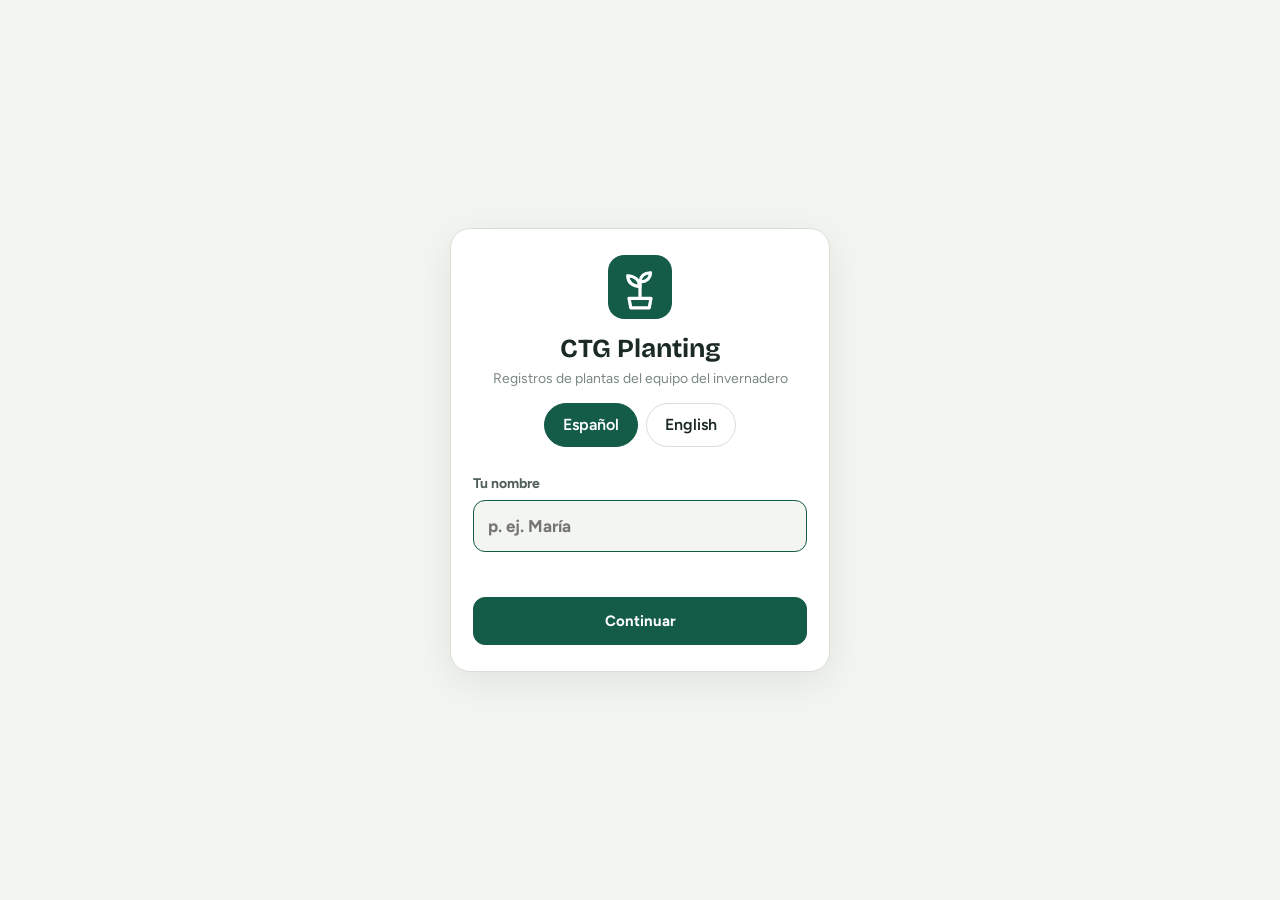
<file: index.html>
<!doctype html>
<html lang="es">
<head>
<meta charset="utf-8">
<meta name="viewport" content="width=device-width, initial-scale=1, viewport-fit=cover">
<meta name="theme-color" content="#145c47">
<meta name="color-scheme" content="light dark">
<title>CTG Planting</title>
<link rel="manifest" href="manifest.webmanifest">
<link rel="icon" href="icon.svg" type="image/svg+xml">
<link rel="apple-touch-icon" href="apple-touch-icon.png">
<link rel="stylesheet" href="app.css">
</head>
<body>
<div id="app" class="app" hidden>
  <header class="top">
    <div class="brand"><span class="logo" aria-hidden="true"></span><div class="bt"><h1>CTG Planting</h1><div class="whoami" id="whoami" aria-live="polite"></div></div></div>
    <div class="top-r">
      <button id="pill" class="pill" type="button" aria-live="polite"><span class="dot"></span><span id="pillText">Saved</span></button>
      <button id="syncBtn" class="icon-btn" type="button" aria-label="Refresh" data-ta="Refresh"><svg viewBox="0 0 24 24" width="22" height="22" fill="none" stroke="currentColor" stroke-width="2" stroke-linecap="round" stroke-linejoin="round"><path d="M21 12a9 9 0 1 1-2.64-6.36"/><path d="M21 3v6h-6"/></svg></button>
      <button id="userBtn" class="icon-btn user" type="button" aria-label="User menu" data-ta="User menu"><span id="userInit">?</span></button>
    </div>
  </header>
  <div class="dupbar" id="dupbar" role="alert" hidden></div>
  <div class="main" id="main">
    <section class="listpane" id="listpane">
      <div class="searchbar" id="searchbar">
        <svg viewBox="0 0 24 24" width="20" height="20" fill="none" stroke="currentColor" stroke-width="2" stroke-linecap="round"><circle cx="11" cy="11" r="7"/><path d="M20 20l-3.5-3.5"/></svg>
        <input id="search" type="search" inputmode="search" autocomplete="off" placeholder="Search" data-tp="Search" aria-label="Search" data-ta="Search">
        <button id="clearSearch" class="icon-btn sm" type="button" aria-label="Clear" data-ta="Clear" hidden>✕</button>
      </div>
      <div class="chips" id="chips" hidden></div>
      <div class="viewhead" id="viewhead"></div>
      <div class="vbar" id="vbar" hidden></div>
      <div class="list" id="list" role="list"></div>
    </section>
    <section class="detailpane" id="detailpane" aria-live="polite"></section>
  </div>
  <nav class="tabs" id="tabs" role="tablist" aria-label="Views" data-ta="Views"></nav>
</div>

<div id="overlay" class="overlay" hidden></div>
<div id="menu" class="menu" hidden></div>

<div id="login" class="login" hidden>
  <form class="card" id="loginForm" autocomplete="off">
    <div class="logo big" aria-hidden="true"></div>
    <h2>CTG Planting</h2>
    <p class="sub" id="loginSub" data-t="Plant records for the greenhouse team">Plant records for the greenhouse team</p>
    <div class="langsw" role="group" aria-label="Language" data-ta="Language"><button type="button" data-lang="es" aria-pressed="true">Español</button><button type="button" data-lang="en" aria-pressed="false">English</button></div>
    <label id="nameStep" hidden><span data-t="Who is working?">Who is working?</span><select id="nameSel"></select></label>
    <label id="nameRow"><span data-t="Your name">Your name</span><input id="loginName" required maxlength="40" autocomplete="name" placeholder="e.g. Maria" data-tp="e.g. Maria"></label>
    <label id="tabRow" hidden><span data-t="Google account of this tablet">Google account of this tablet</span><select id="loginTab"></select></label>
    <label id="codeRow" hidden><span data-t="Access code">Access code</span><input id="loginCode" type="password" autocomplete="off" inputmode="text"></label>
    <p id="loginErr" class="err" role="alert"></p>
    <div id="gbox" hidden><div id="gbtn"></div></div>
    <button class="btn primary" type="submit" id="loginGo" data-t="Continue">Continue</button>
  </form>
</div>
<noscript>This app needs JavaScript.</noscript>
<script type="module" src="main.js"></script>
</body>
</html>
</file>
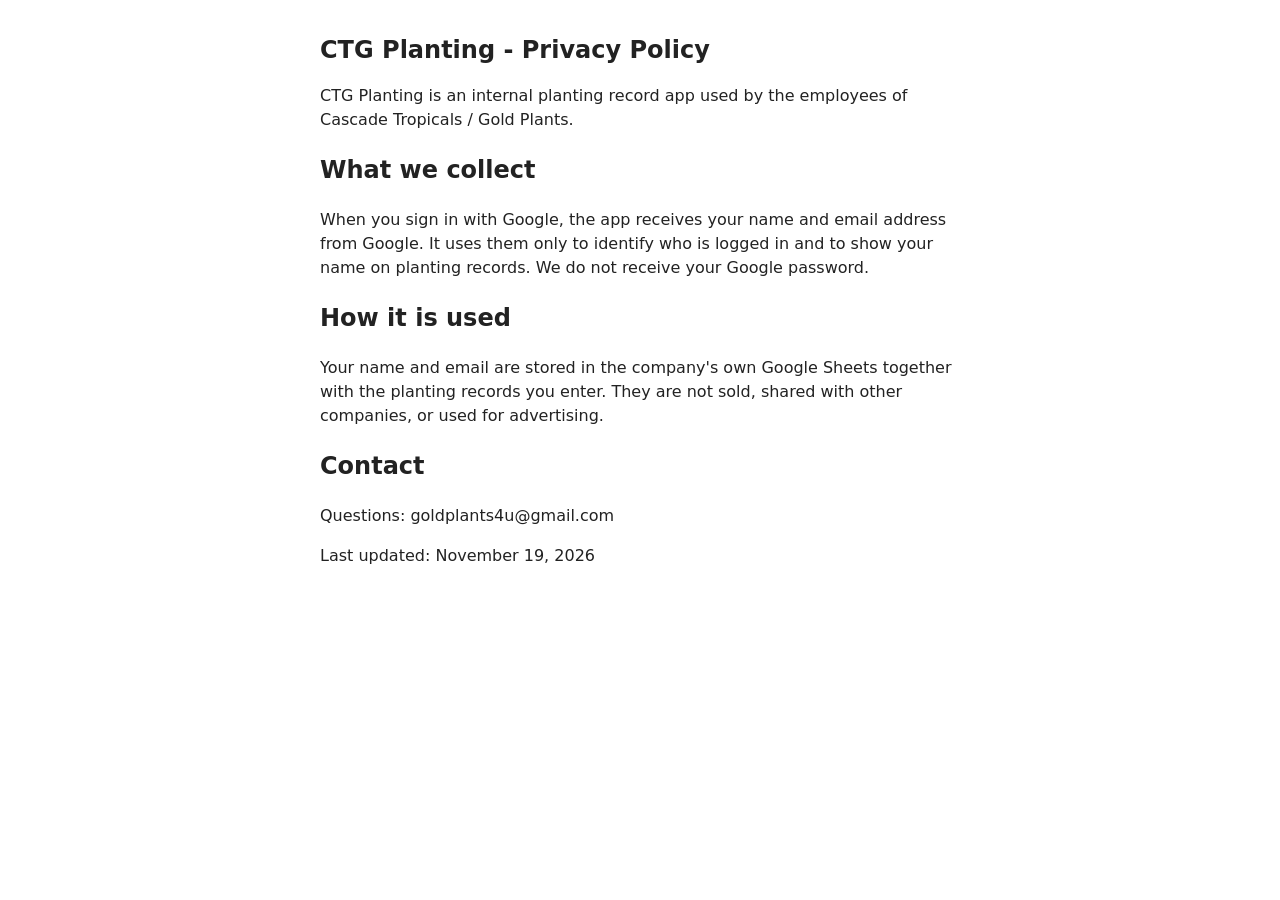
<file: privacy.html>
<!doctype html>
<html lang="en"><head><meta charset="utf-8"><meta name="viewport" content="width=device-width,initial-scale=1">
<title>CTG Planting - Privacy Policy</title>
<style>body{font:16px/1.5 system-ui,sans-serif;max-width:640px;margin:32px auto;padding:0 16px;color:#222}h1{font-size:24px}</style></head>
<body>
<h1>CTG Planting - Privacy Policy</h1>
<p>CTG Planting is an internal planting record app used by the employees of Cascade Tropicals / Gold Plants.</p>
<h2>What we collect</h2>
<p>When you sign in with Google, the app receives your name and email address from Google. It uses them only to identify who is logged in and to show your name on planting records. We do not receive your Google password.</p>
<h2>How it is used</h2>
<p>Your name and email are stored in the company's own Google Sheets together with the planting records you enter. They are not sold, shared with other companies, or used for advertising.</p>
<h2>Contact</h2>
<p>Questions: goldplants4u@gmail.com</p>
<p>Last updated: November 19, 2026</p>
</body></html>
</file>
<file: app.css>
@font-face{font-family:'Figtree';src:url(figtree-latin-wght-normal.woff2) format('woff2');font-weight:300 900;font-display:swap}
@font-face{font-family:'Bricolage Grotesque';src:url(bricolage-grotesque-latin-wght-normal.woff2) format('woff2');font-weight:200 800;font-display:swap}
:root{
  color-scheme:light dark;
  --paper:#f3f5f1;--surface:#ffffff;--ink:#1b2a23;--ink-2:#4f5f57;--ink-3:#7a8880;
  --line:#d9e0d8;--line-2:#e8ece6;
  --spruce:#145c47;--spruce-press:#0d4636;--on-spruce:#ffffff;--spruce-tint:#e1efe8;
  --green:#177048;--green-tint:#dcf0e4;--red:#c2372a;--red-tint:#fbe5e1;
  --blue:#2159bd;--blue-tint:#e2ecfb;--pink:#ac2f78;--pink-tint:#f7e3ef;--amber:#a86a0c;--amber-tint:#fbefd6;
  --font:'Figtree',system-ui,sans-serif;--display:'Bricolage Grotesque',var(--font);
  --nav-h:64px;--top-h:60px;--tab-h:48px;
}
@media (prefers-color-scheme:dark){:root{
  --paper:#101713;--surface:#18211c;--ink:#eaf1ec;--ink-2:#b4c2b9;--ink-3:#8a9a90;
  --line:#2b3831;--line-2:#222d27;
  --spruce:#4fb58f;--spruce-press:#3a9677;--on-spruce:#06130d;--spruce-tint:#1c3329;
  --green:#5ccf93;--green-tint:#18352a;--red:#ff7b6b;--red-tint:#3a1d19;
  --blue:#7aa7ff;--blue-tint:#1b2a47;--pink:#ff8ac3;--pink-tint:#3a1c2d;--amber:#e8b24a;--amber-tint:#3a2d12;
}}
*{box-sizing:border-box;-webkit-tap-highlight-color:transparent}
html,body{height:100%;margin:0}
body{background:var(--paper);color:var(--ink);font:400 16px/1.35 var(--font);-webkit-font-smoothing:antialiased;overscroll-behavior:none}
button,input,select,textarea{font:inherit;color:inherit}
button{cursor:pointer}
:focus-visible{outline:3px solid var(--spruce);outline-offset:2px;border-radius:6px}
[hidden]{display:none!important}
.app{display:grid;grid-template-rows:var(--top-h) minmax(0,1fr) auto;height:100dvh;max-width:1500px;margin:0 auto;background:var(--paper)}
.top{display:flex;align-items:center;justify-content:space-between;padding:0 14px;padding-top:env(safe-area-inset-top);background:var(--spruce);color:var(--on-spruce)}
.brand{display:flex;align-items:center;gap:10px}
.brand h1{font:700 20px/1 var(--display);margin:0;letter-spacing:.2px}
.logo{width:28px;height:28px;border-radius:8px;background:#fff url(icon.svg) center/cover}
.logo.big{width:64px;height:64px;border-radius:16px}
.top-r{display:flex;align-items:center;gap:6px}
.icon-btn{min-width:44px;min-height:44px;border:0;border-radius:999px;background:transparent;color:inherit;display:inline-grid;place-items:center}
.icon-btn:active{background:rgba(255,255,255,.18)}
.icon-btn.sm{min-width:36px;min-height:36px;color:var(--ink-2)}
.icon-btn.spin svg{animation:spin 0.9s linear infinite}
@keyframes spin{to{transform:rotate(360deg)}}
.icon-btn.user{background:rgba(255,255,255,.2);font-weight:700;min-width:40px;min-height:40px}
.pill{display:inline-flex;align-items:center;gap:8px;min-height:36px;padding:0 12px;border-radius:999px;border:1px solid rgba(255,255,255,.35);background:rgba(255,255,255,.12);color:inherit;font-weight:600;font-size:14px}
.pill .dot{width:9px;height:9px;border-radius:50%;background:#8fe3bd}
.pill.saving .dot{background:#ffd479;animation:pulse 1s ease-in-out infinite}
.pill.offline .dot{background:#ffb4a8}
.pill.err .dot{background:#ff7b6b}
@keyframes pulse{50%{opacity:.35}}
.tabs{display:flex;background:var(--surface);border-top:1px solid var(--line);padding-bottom:env(safe-area-inset-bottom)}
.tabs::-webkit-scrollbar{display:none}
.tab{flex:1 1 0;min-width:0;display:flex;flex-direction:column;align-items:center;justify-content:center;gap:3px;padding:8px 2px 7px;min-height:var(--nav-h);border:0;background:transparent;color:var(--ink-2);font-weight:600;font-size:12px;position:relative;border-top:3px solid transparent;white-space:nowrap}
.tab svg{width:24px;height:24px;fill:none;stroke:currentColor;stroke-width:2;stroke-linecap:round;stroke-linejoin:round}
.tab .lb{max-width:100%;overflow:hidden;text-overflow:ellipsis}
.tab .n{position:absolute;top:4px;left:calc(50% + 6px)}
.tab[aria-selected=true]{color:var(--spruce);border-top-color:var(--spruce);background:var(--spruce-tint);font-weight:800}
.tab[aria-selected=true] svg{stroke-width:2.6}
.tab .n{font:700 12px/1 var(--font);padding:4px 7px;border-radius:999px;background:var(--line-2);color:var(--ink-2);min-width:22px;text-align:center}
.tab[aria-selected=true] .n{background:var(--spruce-tint);color:var(--spruce)}
.main{display:grid;grid-template-columns:minmax(0,1fr);grid-template-rows:minmax(0,1fr);min-height:0}
.listpane{display:flex;flex-direction:column;min-height:0;min-width:0;background:var(--surface)}
.detailpane{display:none;min-height:0;min-width:0;overflow:auto;background:var(--paper)}
.app.phone-detail .listpane{display:none}
.app.phone-detail .detailpane{display:block}
@media (min-width:900px){
  .main{grid-template-columns:minmax(360px,460px) minmax(0,1fr);grid-template-rows:minmax(0,1fr)}
  .detailpane{display:block;border-left:1px solid var(--line)}
  .app.phone-detail .listpane{display:flex}
}
.searchbar{display:flex;align-items:center;gap:8px;margin:10px 12px 6px;padding:0 6px 0 14px;min-height:48px;border:1.5px solid var(--line);border-radius:14px;background:var(--paper);color:var(--ink-3)}
.searchbar:focus-within{border-color:var(--spruce)}
.searchbar input{flex:1;min-width:0;border:0;background:transparent;outline:0;font-size:16px;color:var(--ink);min-height:44px}
.chips{display:flex;gap:8px;flex-wrap:wrap;padding:4px 12px 8px}
.chip{display:inline-flex;align-items:center;min-height:36px;padding:0 14px;border-radius:999px;border:1.5px solid var(--line);background:var(--surface);font-weight:600;font-size:14px;color:var(--ink-2)}
.chip[aria-pressed=true]{background:var(--spruce);border-color:var(--spruce);color:var(--on-spruce)}
.viewhead{padding:2px 14px 6px;color:var(--ink-3);font-size:13px;font-weight:600;display:flex;justify-content:space-between;gap:8px}
.list{flex:1;min-height:0;overflow:auto;overscroll-behavior:contain;padding-bottom:calc(16px + env(safe-area-inset-bottom))}
.row{display:flex;align-items:center;gap:12px;min-height:56px;padding:8px 12px 8px 14px;border-bottom:1px solid var(--line-2);content-visibility:auto;contain-intrinsic-size:auto 58px;cursor:pointer}
.row[aria-selected=true]{background:var(--spruce-tint)}
.row.done{opacity:.55}
.row .sz{flex:0 0 48px;text-align:center;font:700 14px/1 var(--display);padding:7px 4px;border-radius:9px;background:var(--line-2);color:var(--ink)}
.row .tx{flex:1;min-width:0}
.row .t1{font-weight:700;white-space:nowrap;overflow:hidden;text-overflow:ellipsis}
.row .t2{font-size:13px;color:var(--ink-2);white-space:nowrap;overflow:hidden;text-overflow:ellipsis;display:flex;gap:6px;align-items:center}
.tag{display:inline-block;font:700 11px/1 var(--font);padding:4px 7px;border-radius:6px;background:var(--line-2);color:var(--ink-2);text-transform:none}
.tag.green{background:var(--green-tint);color:var(--green)}
.tag.red{background:var(--red-tint);color:var(--red)}
.tag.blue{background:var(--blue-tint);color:var(--blue)}
.tag.amber{background:var(--amber-tint);color:var(--amber)}
.tag.pink{background:var(--pink-tint);color:var(--pink)}
.btn{display:inline-flex;align-items:center;justify-content:center;gap:8px;min-height:48px;padding:0 18px;border-radius:12px;border:1.5px solid var(--line);background:var(--surface);font-weight:700;font-size:15px;color:var(--ink)}
.btn.primary{background:var(--spruce);border-color:var(--spruce);color:var(--on-spruce)}
.btn.primary:active{background:var(--spruce-press)}
.btn.danger{color:var(--red);border-color:var(--red)}
.btn.sm{min-height:40px;padding:0 14px;font-size:14px}
.btn[disabled]{opacity:.45;cursor:not-allowed}
.row .act{flex:0 0 auto}
.empty{padding:36px 20px;text-align:center;color:var(--ink-2)}
.empty b{display:block;font:700 18px var(--display);color:var(--ink);margin-bottom:6px}
.sentinel{height:1px}
/* detail */
.dhead{position:sticky;top:0;z-index:2;display:flex;align-items:center;gap:6px;padding:10px 12px;background:var(--paper);border-bottom:1px solid var(--line)}
.dhead .ttl{flex:1;min-width:0;font:700 20px/1.15 var(--display)}
.dhead .ttl small{display:block;font:600 13px var(--font);color:var(--ink-2)}
.dhead .icon-btn{color:var(--ink);border:1px solid var(--line);background:var(--surface)}
.dbody{padding:12px 14px calc(28px + env(safe-area-inset-bottom));display:grid;gap:12px;max-width:760px}
.sect{background:var(--surface);border:1px solid var(--line);border-radius:14px;overflow:hidden}
.sect h3{margin:0;padding:10px 14px;font:700 12px/1 var(--font);letter-spacing:.8px;text-transform:uppercase;color:var(--ink-3);background:var(--line-2)}
.kv{display:flex;justify-content:space-between;gap:16px;padding:11px 14px;border-top:1px solid var(--line-2);font-size:15px}
.kv:first-of-type{border-top:0}
.kv span:first-child{color:var(--ink-2);flex:0 0 auto}
.kv span:last-child{font-weight:600;text-align:right;overflow-wrap:anywhere}
.fld{display:grid;gap:6px;padding:12px 14px;border-top:1px solid var(--line-2)}
.fld>label,.fld>.lb{font-size:13px;font-weight:700;color:var(--ink-2)}
.fld input,.fld select,.fld textarea{width:100%;min-height:48px;padding:0 12px;border-radius:12px;border:1.5px solid var(--line);background:var(--paper);outline:0;font-size:16px}
.fld textarea{padding:10px 12px;min-height:84px}
.fld input:focus,.fld select:focus,.fld textarea:focus{border-color:var(--spruce)}
.fld .req{color:var(--red)}
.fld .help{font-size:12px;color:var(--ink-3)}
.fld.bad input,.fld.bad select{border-color:var(--red)}
.actions{display:flex;flex-wrap:wrap;gap:10px;padding:12px 14px}
.tile{display:flex;align-items:center;justify-content:space-between;gap:12px;width:100%;min-height:60px;padding:0 16px;border-radius:14px;border:1.5px solid var(--line);background:var(--surface);font-weight:700;text-align:left}
.tile .sw{width:48px;height:28px;border-radius:999px;background:var(--line);position:relative;transition:background .15s}
.tile .sw::after{content:"";position:absolute;top:3px;left:3px;width:22px;height:22px;border-radius:50%;background:#fff;transition:transform .15s}
.tile[aria-checked=true]{background:var(--green-tint);border-color:var(--green);color:var(--green)}
.tile[aria-checked=true] .sw{background:var(--green)}
.tile[aria-checked=true] .sw::after{transform:translateX(20px)}
.stepper{display:flex;align-items:stretch;gap:8px}
.stepper button{flex:0 0 52px;min-height:52px;border-radius:12px;border:1.5px solid var(--line);background:var(--surface);font:700 24px var(--font)}
.stepper input{text-align:center;font:700 20px var(--display)}
/* overlay forms */
.overlay{position:fixed;inset:0;z-index:30;background:rgba(10,20,15,.5);display:flex;justify-content:center;align-items:flex-end}
.sheet{width:100%;max-width:640px;max-height:96dvh;display:flex;flex-direction:column;background:var(--paper);border-radius:20px 20px 0 0;overflow:hidden}
@media (min-width:700px){.overlay{align-items:center}.sheet{border-radius:20px;max-height:92dvh}}
.sheet header{display:flex;align-items:center;gap:8px;padding:12px 14px;background:var(--surface);border-bottom:1px solid var(--line)}
.sheet header h2{flex:1;margin:0;font:700 19px/1.15 var(--display)}
.sheet .body{overflow:auto;padding:12px 0 8px;overscroll-behavior:contain}
.sheet footer{display:flex;gap:10px;padding:12px 14px calc(12px + env(safe-area-inset-bottom));background:var(--surface);border-top:1px solid var(--line)}
.sheet footer .btn{flex:1}
.sheet .grp{margin:0 12px 12px;background:var(--surface);border:1px solid var(--line);border-radius:14px;overflow:hidden}
.sheet .grp>.fld:first-child{border-top:0}
.sheet details.grp>summary{padding:12px 14px;font-weight:700;color:var(--ink-2);cursor:pointer;min-height:48px;display:flex;align-items:center}
.ta{position:relative}
.ta .opts{position:absolute;left:0;right:0;top:100%;z-index:5;max-height:260px;overflow:auto;background:var(--surface);border:1.5px solid var(--spruce);border-radius:12px;margin-top:4px;box-shadow:0 8px 24px rgba(0,0,0,.18)}
.ta .opt{padding:12px 14px;border-bottom:1px solid var(--line-2);min-height:48px;display:flex;align-items:center}
.ta .opt:hover,.ta .opt.on{background:var(--spruce-tint)}
.menu{position:fixed;z-index:40;right:10px;top:calc(var(--top-h) + 6px);min-width:220px;background:var(--surface);border:1px solid var(--line);border-radius:14px;box-shadow:0 12px 32px rgba(0,0,0,.22);overflow:hidden}
.menu button,.menu .info{display:block;width:100%;text-align:left;padding:14px 16px;min-height:48px;border:0;background:transparent;font-weight:600;border-bottom:1px solid var(--line-2)}
.menu .info{color:var(--ink-2);font-weight:500;font-size:14px}
.menu .errl{padding:10px 16px;font-size:13px;color:var(--red);border-bottom:1px solid var(--line-2)}
.login{position:fixed;inset:0;display:grid;place-items:center;background:var(--paper);padding:16px;z-index:50}
.card{width:100%;max-width:380px;background:var(--surface);border:1px solid var(--line);border-radius:20px;padding:26px 22px;display:grid;gap:14px;justify-items:center}
.card h2{margin:0;font:700 26px var(--display)}
.card label{display:grid;gap:6px;width:100%;font-weight:700;font-size:14px;color:var(--ink-2)}
.card input,.card select{color:var(--ink);width:100%;min-height:52px;padding:0 14px;border-radius:12px;border:1.5px solid var(--line);background:var(--paper);font-size:17px;outline:0}
.card input:focus,.card select:focus{border-color:var(--spruce)}
.card .btn{width:100%}
#gbox{width:100%}#gbtn{display:flex;justify-content:center;color-scheme:light;min-height:44px}#gbtn iframe{color-scheme:light;background:transparent;border-radius:12px}
.card .sub{margin:-8px 0 0;color:var(--ink-3);font-size:14px;text-align:center}
.card .step{width:100%;display:grid;gap:10px}.card .q{margin:0;font-weight:700;font-size:16px;text-align:center}
.names{display:grid;grid-template-columns:repeat(2,1fr);gap:8px;width:100%}
.names button{min-height:52px;border-radius:12px;border:1.5px solid var(--line);background:var(--paper);color:var(--ink);font:600 16px var(--font);padding:0 10px}
.names button[aria-pressed=true]{background:var(--spruce);border-color:var(--spruce);color:var(--on-spruce)}
.names button.other{grid-column:1/-1;background:transparent;border-style:dashed;color:var(--ink-2);font-weight:500}
.card{box-shadow:0 10px 40px rgba(0,0,0,.08)}
.err{color:var(--red);min-height:1.2em;margin:0;font-size:14px;font-weight:600}
@media (prefers-reduced-motion:reduce){*{animation:none!important;transition:none!important}}

.fld[hidden]{display:none!important}
.fld.ro input{opacity:.75;background:transparent;border-style:dashed}

.vbar{display:flex;gap:10px;padding:8px 12px;background:var(--surface);border-bottom:1px solid var(--line)}
.vbar .btn{flex:1;min-height:46px}
.actions.main{padding-bottom:4px}
.btn.big{min-height:56px;font-size:18px;width:100%}
.more{margin:4px 14px 12px}.more summary{padding:10px 2px;color:var(--ink-2);font-weight:600;cursor:pointer}
.more .actions{padding:6px 0}
.choice{margin-bottom:12px}.hint{color:var(--ink-2);margin:0 0 14px}

#toast{position:fixed;left:12px;right:12px;bottom:calc(var(--nav-h) + 16px + env(safe-area-inset-bottom));z-index:60;background:var(--spruce);color:var(--on-spruce);font-weight:700;padding:14px 16px;border-radius:12px;box-shadow:0 8px 24px rgba(0,0,0,.3);opacity:0;transform:translateY(12px);pointer-events:none;transition:.2s}
#toast.on{opacity:1;transform:none}

.btn.emp{flex-direction:column;gap:2px;line-height:1.15;padding:6px 12px}.btn.emp small{font-weight:600;font-size:12px;opacity:.9}
.btn.emp.warn{background:#b45309;border-color:#b45309;color:#fff}

#lunchAlert{position:fixed;inset:0;z-index:100;background:rgba(0,0,0,.72);display:grid;place-items:center;padding:20px}
#lunchAlert .box{background:var(--surface);border-radius:20px;padding:24px 20px;width:100%;max-width:420px;display:grid;gap:12px;text-align:center}
#lunchAlert .big.btn{width:100%}#lunchAlert div.big{font-size:44px}#lunchAlert h2{margin:0}#lunchAlert p{margin:0;color:var(--ink-2)}
.langsw{display:flex;gap:8px;justify-content:center;margin:0 0 14px}
.langsw button{min-height:44px;padding:0 18px;border-radius:999px;border:1px solid var(--line);background:transparent;color:inherit;font:inherit;font-weight:600}
.langsw button[aria-pressed=true]{background:var(--spruce);border-color:var(--spruce);color:var(--on-spruce)}

/* form layout like AppSheet: info lines, label left / control right */
.sheet .info{padding:6px 16px 2px}
.sheet .info.bot{padding:4px 16px 12px}
.ititle{font:700 19px/1.2 var(--display);margin:4px 0 8px}
.iline{font-size:15px;margin:0 0 6px;color:var(--ink)}
.iline.red{color:var(--red);font-weight:700}
.iline.sm{font-size:13px;color:var(--ink-2);margin:0 0 3px}
.sheet .fld{grid-template-columns:34% 1fr;align-items:center;gap:10px;padding:8px 14px}
.sheet .fld>label{margin:0}
.sheet .fld select{appearance:auto}
.sheet .fld textarea{min-height:48px}

.brand{min-width:0}
.bt{min-width:0;display:flex;flex-direction:column;gap:3px}
.whoami{display:flex;flex-direction:column;line-height:1.15;min-width:0}
.whoami b{font:700 15px/1.15 var(--display)}
.whoami span{font-size:12px;opacity:.9;overflow:hidden;text-overflow:ellipsis;white-space:nowrap}
.whoami .warn{color:#ffd7d0;font-weight:700}
@media (max-width:640px){.brand h1{display:none}.whoami b{font-size:17px}.whoami span{font-size:13px}}
.brand{flex:1 1 0}.top-r{flex:0 0 auto}.pill{white-space:nowrap}
.app{grid-template-columns:minmax(0,1fr)}@media (max-width:640px){.pill{padding:0 10px}.top{gap:8px}}
@media (max-width:640px){.pill:not(.saving):not(.offline):not(.err) #pillText{display:none}.pill:not(.saving):not(.offline):not(.err){padding:0 12px}}

.qgroup{display:flex;flex:0 0 auto;align-items:stretch}
.qgroup .quick{border-top-right-radius:0;border-bottom-right-radius:0}
.qgroup .play{flex:0 0 46px;min-width:46px;padding:0;display:flex;align-items:center;justify-content:center;border-top-left-radius:0;border-bottom-left-radius:0;border-left:1px solid rgba(255,255,255,.45);text-decoration:none;font-size:15px}

.row .t2 .subs{min-width:0;flex:0 1 auto;overflow:hidden;text-overflow:ellipsis;white-space:nowrap}
.row .t2 .tag{flex:0 0 auto}
.quick.small{padding:6px 10px;font-size:13px;min-height:36px}

.dupbar{background:var(--red);color:#fff;padding:10px 14px;font-weight:700;font-size:14px;line-height:1.3;cursor:pointer}
.dupbar small{display:block;font-weight:500;opacity:.95}
.urow{display:flex;flex-direction:column;gap:2px;padding:12px 16px;border-bottom:1px solid var(--line-2)}
.urow b{font-size:16px}.urow span{font-size:13px;color:var(--ink-2)}
.urow.dup{background:var(--red-tint);border-left:5px solid var(--red)}
.urow.dup b,.urow.dup .dtag{color:var(--red)}
.dtag{font-weight:700;font-size:13px}

.thumbs{display:flex;flex-wrap:wrap;gap:10px;margin:10px 0}
.thumb{position:relative;width:96px;display:flex;flex-direction:column;align-items:center;gap:2px;font-size:12px;color:var(--ink-2)}
.thumb img{width:96px;height:128px;object-fit:cover;border-radius:10px;border:1px solid var(--line)}
.thumb .icon-btn{position:absolute;top:2px;right:2px;background:rgba(0,0,0,.55);color:#fff;border-radius:999px}

.app.hasdup{grid-template-rows:var(--top-h) auto minmax(0,1fr) auto}
.tag.orange{background:#fdecc8;color:#8a4b00}
.icon-btn.user{position:relative}.icon-btn.user.alert::after{content:'';position:absolute;top:-2px;right:-2px;width:14px;height:14px;border-radius:50%;background:#e5231b;border:2px solid #fff;box-shadow:0 0 0 1px rgba(0,0,0,.15)}

/* choice dialogs (duplicate login, tablet account): padding around text and buttons, buttons not edge to edge */
.sheet .body.choices{display:grid;gap:10px;padding:14px 16px 16px}.sheet .body.choices .hint{margin:0 0 4px;padding:0}.sheet .body.choices .btn.choice{width:100%;margin:0}

.wkq{display:flex;gap:8px;margin:-4px 0 8px}.wkq button.on{background:var(--green-tint);border-color:var(--green);color:var(--green);font-weight:800}.wkq button{flex:1;min-height:40px;border-radius:10px;border:1.5px solid var(--line);background:var(--paper);color:var(--ink);font-weight:600}
.warnbox{margin-top:10px;padding:12px;border-radius:12px;background:var(--spruce-tint);border:1.5px solid var(--spruce)}.warnbox p{margin:0 0 10px;font-weight:700}
.warnbox .row2{display:flex;gap:8px}.warnbox .row2 .btn{flex:1}

.grp{position:sticky;top:0;z-index:1;padding:6px 14px;font-size:12px;font-weight:700;letter-spacing:.04em;text-transform:uppercase;color:var(--ink-3);background:var(--paper);border-bottom:1px solid var(--line)}

.audit{padding:8px 12px 16px}.audit h3{margin:16px 4px 4px;font:700 17px/1.2 var(--display)}.audit .hint{margin:2px 4px 8px}
.ahead{display:flex;align-items:center;justify-content:space-between;gap:8px;padding:4px}
.agrp{margin:8px 0;background:var(--surface);border:1px solid var(--line);border-radius:12px;overflow:hidden}
.agrp .ak{padding:6px 12px;font-size:12px;font-weight:700;color:var(--ink-2);background:var(--bg,#f4f4f0);border-bottom:1px solid var(--line-2)}
.arow{display:flex;flex-direction:column;gap:2px;padding:10px 12px;border-bottom:1px solid var(--line-2)}.arow:last-child{border-bottom:0}
.arow span{font-size:13px;color:var(--ink-2)}.arow .atag{font-size:11px;font-weight:800;text-transform:uppercase;color:var(--green)}
.arow.extra{background:var(--red-tint)}.arow.extra .atag{color:var(--red)}
.aact{display:flex;gap:8px;flex-wrap:wrap;margin-top:6px}.btn.danger{background:var(--red);border-color:var(--red);color:#fff}

/* loading plant (animated SVG, from the CTG App v73) */
.plantload{display:flex;flex-direction:column;align-items:center;justify-content:center;gap:10px;min-height:150px;margin:12px;background:var(--surface);border:1px solid var(--line);border-radius:12px}
.plantload::before{content:'';width:72px;height:72px;background:url("data:image/svg+xml,%3Csvg xmlns='http://www.w3.org/2000/svg' viewBox='0 0 64 64'%3E%3Cpath d='M18 60h28' stroke='%238A6A4A' stroke-width='4' stroke-linecap='round'/%3E%3Cg%3E%3CanimateTransform attributeName='transform' type='rotate' values='-4 32 60;4 32 60;-4 32 60' dur='2.4s' repeatCount='indefinite'/%3E%3Cpath d='M32 60V24' stroke='%2358A872' stroke-width='3' stroke-linecap='round' fill='none' stroke-dasharray='36' stroke-dashoffset='36'%3E%3Canimate attributeName='stroke-dashoffset' values='36;0;0;36' keyTimes='0;.35;.9;1' dur='3.6s' repeatCount='indefinite'/%3E%3C/path%3E%3Cg transform='translate(32 44)'%3E%3Cg%3E%3CanimateTransform attributeName='transform' type='scale' values='0;0;1;1;0' keyTimes='0;.25;.5;.9;1' dur='3.6s' repeatCount='indefinite'/%3E%3Cpath d='M0 0C-12 0 -20 -8 -21 -20c12 0 20 6 21 20z' fill='%2358A872'/%3E%3C/g%3E%3C/g%3E%3Cg transform='translate(32 34)'%3E%3Cg%3E%3CanimateTransform attributeName='transform' type='scale' values='0;0;1;1;0' keyTimes='0;.35;.6;.9;1' dur='3.6s' repeatCount='indefinite'/%3E%3Cpath d='M0 0C12 0 20 -8 21 -20c-12 0 -20 6 -21 20z' fill='%2378C48F'/%3E%3C/g%3E%3C/g%3E%3Cg transform='translate(32 24)'%3E%3Cg%3E%3CanimateTransform attributeName='transform' type='scale' values='0;0;1;1;0' keyTimes='0;.5;.7;.9;1' dur='3.6s' repeatCount='indefinite'/%3E%3Ccircle r='4.5' fill='%2378C48F'/%3E%3C/g%3E%3C/g%3E%3C/g%3E%3C/svg%3E") center/contain no-repeat}
.plantload span{font-size:14px;font-weight:700;color:var(--ink-3);animation:plantTxt 1.6s ease-in-out infinite alternate}
.plantload.sm{min-height:0;margin:8px 0;background:none;border:0;flex-direction:row;gap:8px}.plantload.sm::before{width:40px;height:40px}
.plantload[hidden]{display:none!important}
@keyframes plantTxt{from{opacity:.45}to{opacity:1}}
@media (prefers-reduced-motion:reduce){.plantload span{animation:none}}
/* feedback popup: only app variables */
.fbq{margin:6px 14px 14px;font:700 19px/1.25 var(--display);color:var(--ink)}
.fbs{display:flex;gap:8px;margin:0 14px}.fbs button{flex:1;min-height:52px;border-radius:12px;border:1.5px solid var(--line);background:var(--surface);color:var(--ink);font:700 18px var(--font)}
.fbs button.on{background:var(--spruce);border-color:var(--spruce);color:var(--on-spruce)}
.fbl{display:flex;justify-content:space-between;gap:8px;margin:6px 16px 0;color:var(--ink-3);font-size:13px}
.fbsel{text-align:center;margin:8px 14px;min-height:20px;font-weight:700;color:var(--spruce)}
.fbcnt{text-align:right;margin:4px 16px;color:var(--ink-3);font-size:13px}
.fbstep{text-align:center;margin:10px 0 4px;color:var(--ink-3);font-size:13px}
</file>
